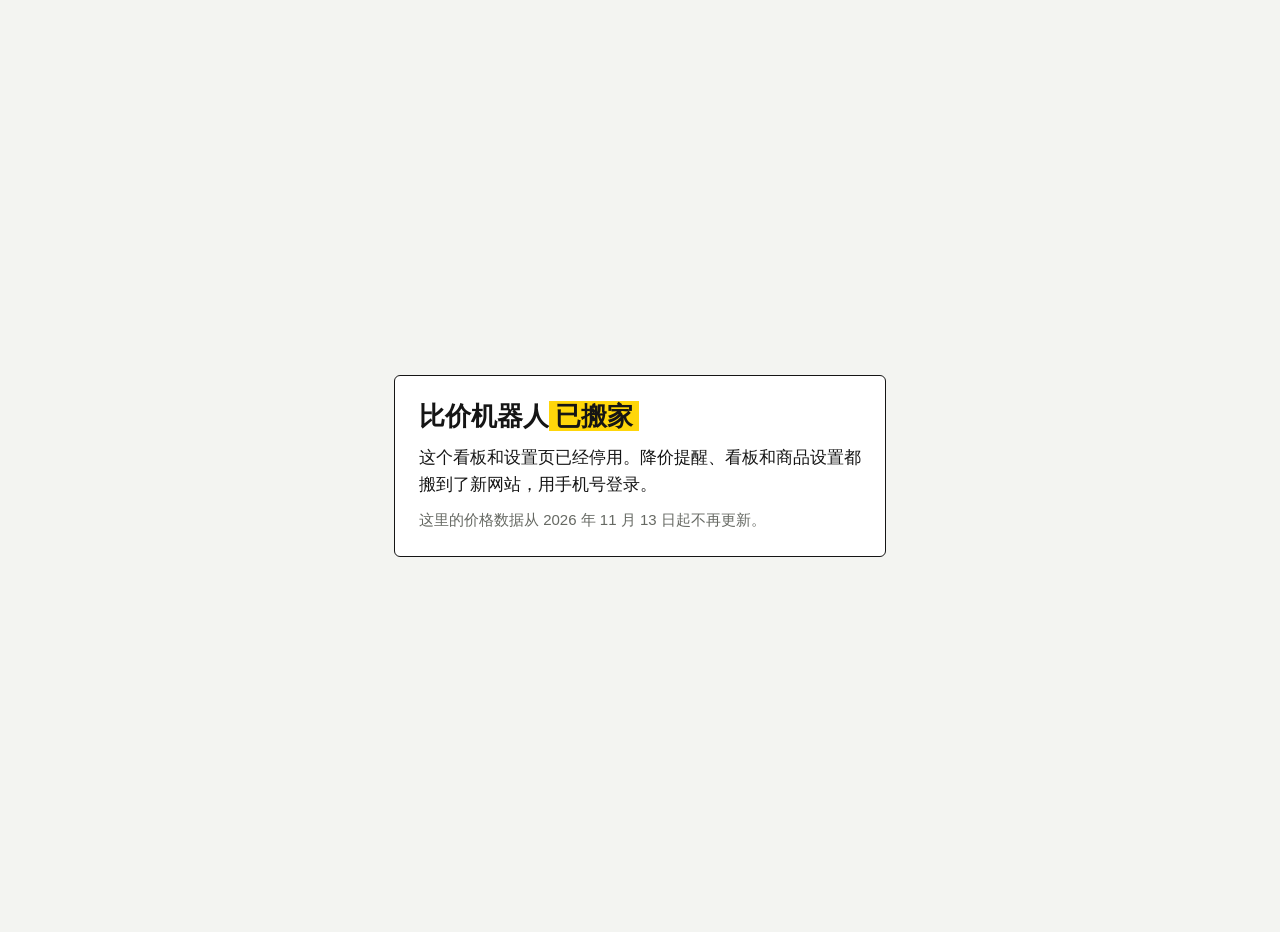
<file: docs/index.html>
<!doctype html>
<html lang="zh-CN">
<head>
<meta charset="utf-8">
<meta name="viewport" content="width=device-width, initial-scale=1">
<meta name="robots" content="noindex">
<title>比价机器人已搬家</title>
<style>
:root { --shelf: #F3F4F1; --tag: #FFFFFF; --ink: #151515; --mute: #666963; --clearance: #FFD60A; }
@media (prefers-color-scheme: dark) {
  :root { --shelf: #151515; --tag: #222320; --ink: #F3F4F1; --mute: #A3A69F; }
}
body { margin: 0; min-height: 100vh; display: grid; place-items: center; padding: 16px;
  background: var(--shelf); color: var(--ink);
  font: 17px/1.6 -apple-system, "PingFang SC", "Microsoft YaHei", "Segoe UI", sans-serif; }
main { max-width: 26em; background: var(--tag); border: 1.5px solid var(--ink); border-radius: 6px; padding: 24px; }
h1 { margin: 0 0 12px; font-size: 26px; line-height: 1.25; }
h1 span { background: var(--clearance); color: #151515; padding: 0 6px; }
p { margin: 0 0 10px; }
.mute { color: var(--mute); font-size: 15px; margin: 0; }
</style>
</head>
<body>
<main>
  <h1>比价机器人<span>已搬家</span></h1>
  <p>这个看板和设置页已经停用。降价提醒、看板和商品设置都搬到了新网站，用手机号登录。</p>
  <p class="mute">这里的价格数据从 2026 年 11 月 13 日起不再更新。</p>
</main>
</body>
</html>
</file>
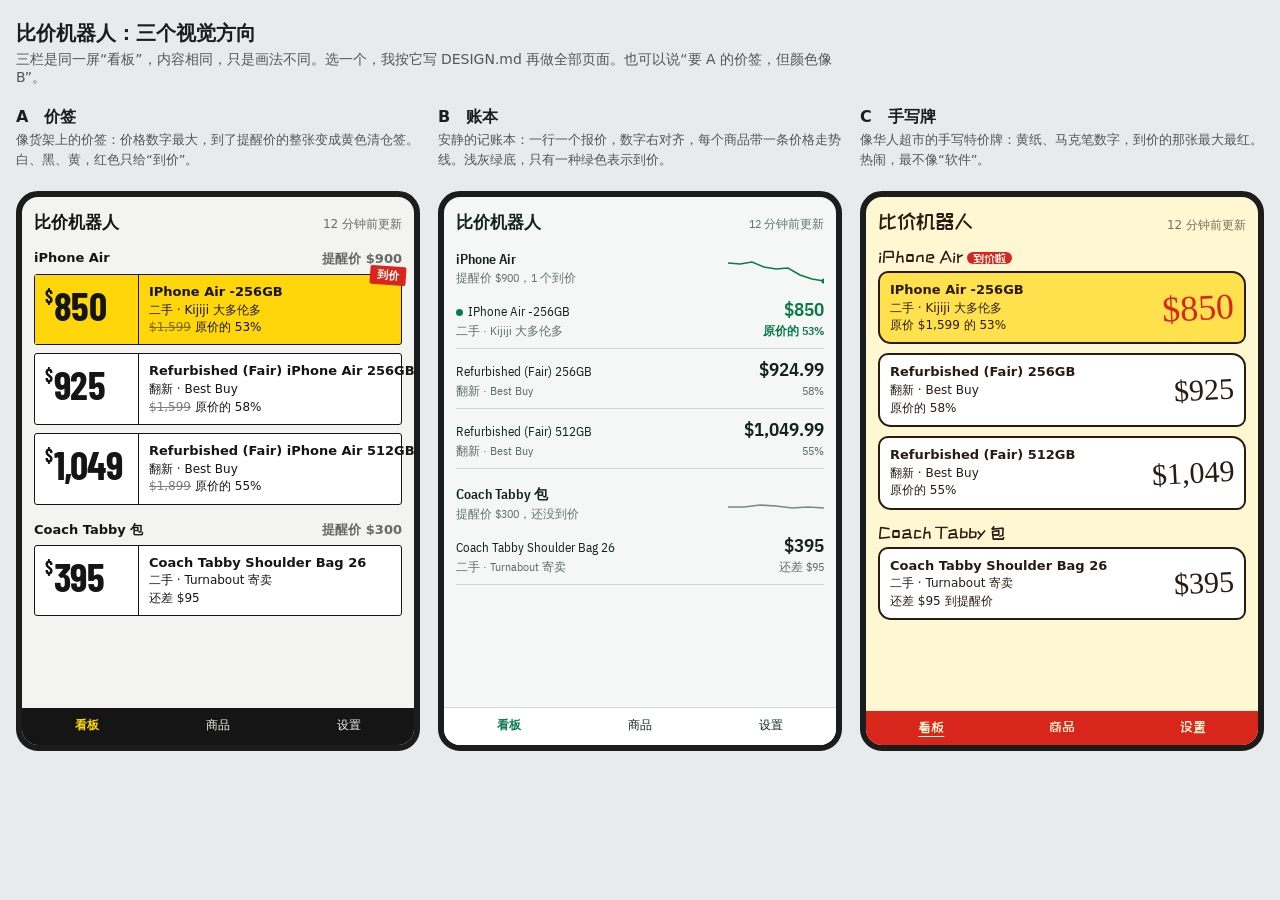
<file: design/board.html>
<!doctype html>
<html lang="zh-CN">
<head>
<meta charset="utf-8">
<meta name="viewport" content="width=device-width, initial-scale=1">
<title>比价机器人 · 方向板</title>
<link rel="preconnect" href="https://fonts.googleapis.com">
<link rel="preconnect" href="https://fonts.gstatic.com" crossorigin>
<link href="https://fonts.googleapis.com/css2?family=Barlow+Condensed:wght@500;700&family=IBM+Plex+Sans+Condensed:wght@400;600&family=Permanent+Marker&family=ZCOOL+KuaiLe&display=swap" rel="stylesheet">
<style>
  * { box-sizing: border-box; margin: 0; }
  body { font-family: system-ui, -apple-system, "Segoe UI", "PingFang SC", "Microsoft YaHei", sans-serif; background: #e9eaec; color: #1c1c1c; padding: 20px 16px 40px; }
  h1 { font-size: 20px; margin-bottom: 4px; }
  .lead { font-size: 14px; color: #555; margin-bottom: 20px; max-width: 60em; }
  .row { display: grid; grid-template-columns: repeat(3, minmax(0, 1fr)); gap: 18px; align-items: start; }
  @media (max-width: 720px) { .row { grid-template-columns: 1fr; } }
  .col h2 { font-size: 16px; margin-bottom: 2px; }
  .col p.note { font-size: 13px; color: #555; margin-bottom: 10px; min-height: 3.9em; line-height: 1.5; }
  .phone { border-radius: 22px; overflow: hidden; border: 6px solid #1c1c1c; min-height: 560px; display: flex; flex-direction: column; }
  .phone .body { flex: 1; padding: 14px 12px; }
  .tabs { display: grid; grid-template-columns: repeat(3, 1fr); text-align: center; font-size: 12px; padding: 9px 0 11px; }
  .top { display: flex; justify-content: space-between; align-items: baseline; margin-bottom: 14px; }
  .muted { opacity: .62; }

  /* ---------- A 价签 ---------- */
  .a { background: #f3f4f1; color: #151515; }
  .a .top b { font-size: 17px; }
  .a .top span { font-size: 12px; }
  .a h3 { font-size: 13px; font-weight: 600; margin: 16px 0 6px; display: flex; justify-content: space-between; }
  .a .tag { background: #fff; border: 1.5px solid #151515; border-radius: 3px; display: grid; grid-template-columns: auto 1fr; margin-bottom: 8px; position: relative; }
  .a .price { font-family: "Barlow Condensed", sans-serif; font-weight: 700; font-size: 40px; line-height: 1; padding: 10px 10px 8px; border-right: 1.5px solid #151515; min-width: 104px; letter-spacing: -.01em; }
  .a .price small { font-size: 18px; vertical-align: top; position: relative; top: 3px; margin-right: 1px; }
  .a .info { padding: 8px 10px; font-size: 12px; line-height: 1.45; }
  .a .info b { display: block; font-size: 13px; font-weight: 600; white-space: nowrap; overflow: hidden; text-overflow: ellipsis; }
  .a .was { text-decoration: line-through; opacity: .55; margin-right: 4px; }
  .a .hit { background: #ffd60a; }
  .a .hit .price { background: #ffd60a; }
  .a .sticker { position: absolute; right: -5px; top: -9px; background: #d9261c; color: #fff; font-size: 11px; font-weight: 700; padding: 2px 7px; border-radius: 2px; transform: rotate(4deg); }
  .a .tabs { background: #151515; color: #f3f4f1; }
  .a .tabs b { color: #ffd60a; }

  /* ---------- B 账本 ---------- */
  .b { background: #f4f7f5; color: #12241d; font-family: "IBM Plex Sans Condensed", system-ui, "PingFang SC", "Microsoft YaHei", sans-serif; }
  .b .top b { font-size: 17px; font-weight: 600; }
  .b .top span { font-size: 12px; }
  .b h3 { font-size: 14px; font-weight: 600; margin: 16px 0 2px; display: flex; justify-content: space-between; align-items: end; }
  .b svg { display: block; }
  .b .line { display: grid; grid-template-columns: 1fr auto; align-items: baseline; gap: 2px 10px; padding: 8px 0; border-bottom: 1px solid #cfdad4; font-size: 13px; }
  .b .line b { font-weight: 600; font-size: 19px; font-variant-numeric: tabular-nums; text-align: right; }
  .b .line small { font-size: 12px; opacity: .65; grid-column: 1; }
  .b .line .pct { font-size: 12px; text-align: right; opacity: .65; }
  .b .ok b { color: #0b7a4b; }
  .b .ok .pct { color: #0b7a4b; opacity: 1; font-weight: 600; }
  .b .dot { display: inline-block; width: 7px; height: 7px; border-radius: 50%; background: #0b7a4b; margin-right: 5px; }
  .b .tabs { border-top: 1px solid #cfdad4; background: #fff; }
  .b .tabs b { color: #0b7a4b; }

  /* ---------- C 手写牌 ---------- */
  .c { background: #fff7d1; color: #2a1b12; }
  .c .top b { font-family: "ZCOOL KuaiLe", sans-serif; font-size: 21px; font-weight: 400; }
  .c .top span { font-size: 12px; }
  .c h3 { font-family: "ZCOOL KuaiLe", sans-serif; font-weight: 400; font-size: 17px; margin: 14px 0 6px; }
  .c .card { background: #fff; border: 2px solid #2a1b12; border-radius: 10px 14px 9px 13px; padding: 8px 10px; margin-bottom: 9px; display: grid; grid-template-columns: 1fr auto; align-items: center; gap: 8px; font-size: 12px; line-height: 1.45; }
  .c .card b { display: block; font-size: 13px; }
  .c .num { font-family: "Permanent Marker", cursive; font-size: 30px; color: #2a1b12; line-height: 1; transform: rotate(-3deg); }
  .c .hot { background: #ffe14d; }
  .c .hot .num { color: #d9261c; font-size: 36px; }
  .c .burst { display: inline-block; font-family: "ZCOOL KuaiLe", sans-serif; background: #d9261c; color: #fff; padding: 0 6px; border-radius: 9px; font-size: 12px; margin-left: 4px; }
  .c .tabs { background: #d9261c; color: #fff7d1; font-family: "ZCOOL KuaiLe", sans-serif; font-size: 14px; }
  .c .tabs b { font-weight: 400; text-decoration: underline; text-underline-offset: 4px; }
</style>
</head>
<body>
<h1>比价机器人：三个视觉方向</h1>
<p class="lead">三栏是同一屏“看板”，内容相同，只是画法不同。选一个，我按它写 DESIGN.md 再做全部页面。也可以说“要 A 的价签，但颜色像 B”。</p>

<div class="row">
  <section class="col">
    <h2>A　价签</h2>
    <p class="note">像货架上的价签：价格数字最大，到了提醒价的整张变成黄色清仓签。白、黑、黄，红色只给“到价”。</p>
    <div class="phone a">
      <div class="body">
        <div class="top"><b>比价机器人</b><span class="muted">12 分钟前更新</span></div>
        <h3><span>iPhone Air</span><span class="muted">提醒价 $900</span></h3>
        <div class="tag hit"><div class="price"><small>$</small>850</div><div class="info"><b>IPhone Air -256GB</b>二手 · Kijiji 大多伦多<br><span class="was">$1,599</span>原价的 53%</div><span class="sticker">到价</span></div>
        <div class="tag"><div class="price"><small>$</small>925</div><div class="info"><b>Refurbished (Fair) iPhone Air 256GB</b>翻新 · Best Buy<br><span class="was">$1,599</span>原价的 58%</div></div>
        <div class="tag"><div class="price"><small>$</small>1,049</div><div class="info"><b>Refurbished (Fair) iPhone Air 512GB</b>翻新 · Best Buy<br><span class="was">$1,899</span>原价的 55%</div></div>
        <h3><span>Coach Tabby 包</span><span class="muted">提醒价 $300</span></h3>
        <div class="tag"><div class="price"><small>$</small>395</div><div class="info"><b>Coach Tabby Shoulder Bag 26</b>二手 · Turnabout 寄卖<br>还差 $95</div></div>
      </div>
      <div class="tabs"><b>看板</b><span>商品</span><span>设置</span></div>
    </div>
  </section>

  <section class="col">
    <h2>B　账本</h2>
    <p class="note">安静的记账本：一行一个报价，数字右对齐，每个商品带一条价格走势线。浅灰绿底，只有一种绿色表示到价。</p>
    <div class="phone b">
      <div class="body">
        <div class="top"><b>比价机器人</b><span class="muted">12 分钟前更新</span></div>
        <h3><span>iPhone Air<br><small class="muted" style="font-weight:400;font-size:12px">提醒价 $900，1 个到价</small></span>
          <svg width="96" height="30" viewBox="0 0 96 30" aria-label="30 天最低价走势"><polyline fill="none" stroke="#0b7a4b" stroke-width="1.6" points="0,6 12,7 24,5 36,10 48,12 60,11 72,18 84,22 96,24"/><circle cx="96" cy="24" r="2.6" fill="#0b7a4b"/></svg></h3>
        <div class="line ok"><span><span class="dot"></span>IPhone Air -256GB</span><b>$850</b><small>二手 · Kijiji 大多伦多</small><span class="pct">原价的 53%</span></div>
        <div class="line"><span>Refurbished (Fair) 256GB</span><b>$924.99</b><small>翻新 · Best Buy</small><span class="pct">58%</span></div>
        <div class="line"><span>Refurbished (Fair) 512GB</span><b>$1,049.99</b><small>翻新 · Best Buy</small><span class="pct">55%</span></div>
        <h3><span>Coach Tabby 包<br><small class="muted" style="font-weight:400;font-size:12px">提醒价 $300，还没到价</small></span>
          <svg width="96" height="30" viewBox="0 0 96 30" aria-label="30 天最低价走势"><polyline fill="none" stroke="#7b8a83" stroke-width="1.6" points="0,14 16,14 32,12 48,13 64,15 80,14 96,15"/></svg></h3>
        <div class="line"><span>Coach Tabby Shoulder Bag 26</span><b>$395</b><small>二手 · Turnabout 寄卖</small><span class="pct">还差 $95</span></div>
      </div>
      <div class="tabs"><b>看板</b><span>商品</span><span>设置</span></div>
    </div>
  </section>

  <section class="col">
    <h2>C　手写牌</h2>
    <p class="note">像华人超市的手写特价牌：黄纸、马克笔数字，到价的那张最大最红。热闹，最不像“软件”。</p>
    <div class="phone c">
      <div class="body">
        <div class="top"><b>比价机器人</b><span class="muted">12 分钟前更新</span></div>
        <h3>iPhone Air<span class="burst">到价啦</span></h3>
        <div class="card hot"><div><b>IPhone Air -256GB</b>二手 · Kijiji 大多伦多<br>原价 $1,599 的 53%</div><div class="num">$850</div></div>
        <div class="card"><div><b>Refurbished (Fair) 256GB</b>翻新 · Best Buy<br>原价的 58%</div><div class="num">$925</div></div>
        <div class="card"><div><b>Refurbished (Fair) 512GB</b>翻新 · Best Buy<br>原价的 55%</div><div class="num">$1,049</div></div>
        <h3>Coach Tabby 包</h3>
        <div class="card"><div><b>Coach Tabby Shoulder Bag 26</b>二手 · Turnabout 寄卖<br>还差 $95 到提醒价</div><div class="num">$395</div></div>
      </div>
      <div class="tabs"><b>看板</b><span>商品</span><span>设置</span></div>
    </div>
  </section>
</div>
</body>
</html>
</file>
